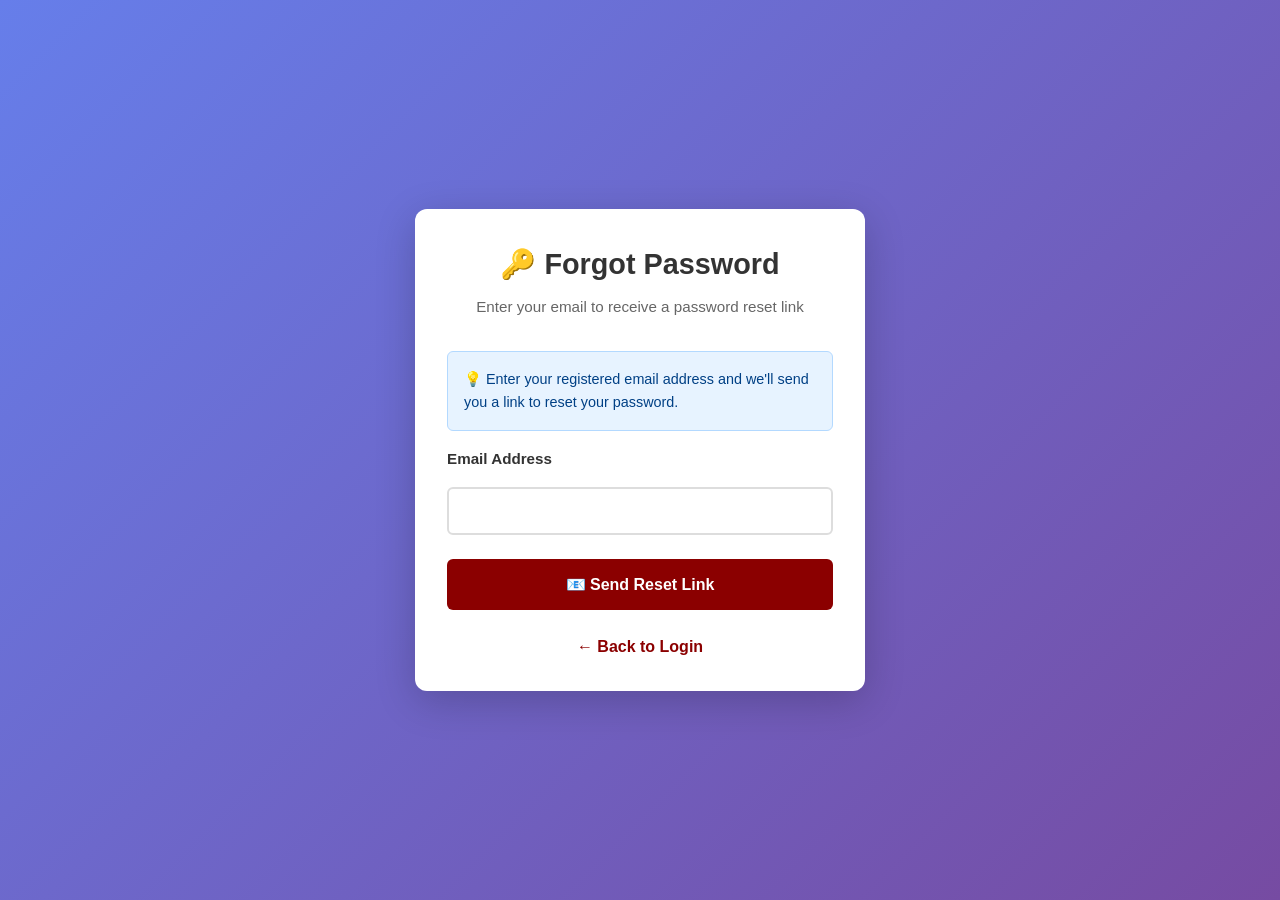
<file: forgot-password.html>
<!DOCTYPE html>
<html lang="en">
<head>
    <meta charset="UTF-8">
    <meta name="viewport" content="width=device-width, initial-scale=1.0">
    <title>Forgot Password - LHANZ Software</title>
    <link rel="stylesheet" href="style.css">
    <style>
        body.forgot-page {
            background: linear-gradient(135deg, #667eea 0%, #764ba2 100%);
            min-height: 100vh;
            display: flex;
            align-items: center;
            justify-content: center;
        }

        .forgot-container {
            background: white;
            padding: 2rem;
            border-radius: 12px;
            box-shadow: 0 10px 40px rgba(0,0,0,0.2);
            max-width: 450px;
            width: 100%;
        }

        .forgot-header {
            text-align: center;
            margin-bottom: 2rem;
        }

        .forgot-header h2 {
            color: #333;
            font-size: 1.8rem;
            margin-bottom: 0.5rem;
        }

        .forgot-header p {
            color: #666;
            font-size: 0.95rem;
        }

        .forgot-form {
            display: grid;
            gap: 1.5rem;
        }

        .form-group {
            display: flex;
            flex-direction: column;
            gap: 0.5rem;
        }

        .form-group label {
            font-weight: bold;
            color: #333;
            font-size: 0.95rem;
        }

        .form-group input {
            padding: 0.8rem;
            border: 2px solid #ddd;
            border-radius: 6px;
            font-size: 1rem;
            transition: border-color 0.3s;
        }

        .form-group input:focus {
            outline: none;
            border-color: #8B0000;
            box-shadow: 0 0 0 3px rgba(139, 0, 0, 0.1);
        }

        .btn-send {
            padding: 1rem;
            background: #8B0000;
            color: white;
            border: none;
            border-radius: 6px;
            font-size: 1rem;
            font-weight: bold;
            cursor: pointer;
            transition: all 0.3s;
        }

        .btn-send:hover {
            background: #5C1A1A;
            transform: translateY(-2px);
            box-shadow: 0 4px 12px rgba(139, 0, 0, 0.3);
        }

        .btn-send:disabled {
            background: #ccc;
            cursor: not-allowed;
            transform: none;
        }

        .message {
            padding: 1rem;
            border-radius: 6px;
            text-align: center;
            margin-bottom: 1rem;
        }

        .message.success {
            background: #d4edda;
            color: #155724;
            border: 1px solid #c3e6cb;
        }

        .message.error {
            background: #f8d7da;
            color: #721c24;
            border: 1px solid #f5c6cb;
        }

        .message.info {
            background: #d1ecf1;
            color: #0c5460;
            border: 1px solid #bee5eb;
        }

        .reset-link {
            background: #f8f9fa;
            padding: 1rem;
            border-radius: 6px;
            border-left: 4px solid #8B0000;
            margin-top: 1rem;
            word-break: break-all;
        }

        .reset-link label {
            font-weight: bold;
            display: block;
            margin-bottom: 0.5rem;
            color: #333;
        }

        .reset-link p {
            font-family: monospace;
            font-size: 0.85rem;
            color: #666;
            margin: 0;
            line-height: 1.4;
        }

        .copy-btn {
            margin-top: 0.5rem;
            padding: 0.5rem 1rem;
            background: #8B0000;
            color: white;
            border: none;
            border-radius: 4px;
            cursor: pointer;
            font-size: 0.9rem;
        }

        .copy-btn:hover {
            background: #5C1A1A;
        }

        .back-link {
            text-align: center;
            margin-top: 1.5rem;
        }

        .back-link a {
            color: #8B0000;
            text-decoration: none;
            font-weight: bold;
        }

        .back-link a:hover {
            text-decoration: underline;
        }

        .info-box {
            background: #e7f3ff;
            border: 1px solid #b3d9ff;
            border-radius: 6px;
            padding: 1rem;
            margin-bottom: 1rem;
            font-size: 0.9rem;
            color: #004085;
        }
    </style>
</head>
<body class="forgot-page">
    <div class="forgot-container">
        <div class="forgot-header">
            <h2>🔑 Forgot Password</h2>
            <p>Enter your email to receive a password reset link</p>
        </div>

        <div class="info-box">
            💡 Enter your registered email address and we'll send you a link to reset your password.
        </div>

        <div id="message" class="message" style="display: none;"></div>

        <form onsubmit="handleForgotPassword(event)" class="forgot-form">
            <div class="form-group">
                <label for="email">Email Address</label>
                <input type="email" id="email" name="email" required>
            </div>

            <button type="submit" class="btn-send" id="submitBtn">📧 Send Reset Link</button>
        </form>

        <div id="resetLinkBox" class="reset-link" style="display: none;">
            <label>✓ Password Reset Link Generated:</label>
            <p id="resetLink"></p>
            <button type="button" class="copy-btn" onclick="copyResetLink()">📋 Copy Link</button>
        </div>

        <div class="back-link">
            <a href="login.html">← Back to Login</a>
        </div>
    </div>

    <script src="script.js"></script>
    <script>
        async function handleForgotPassword(event) {
            event.preventDefault();

            const email = document.getElementById('email').value;
            const messageEl = document.getElementById('message');
            const submitBtn = document.getElementById('submitBtn');
            const resetLinkBox = document.getElementById('resetLinkBox');

            try {
                submitBtn.disabled = true;
                submitBtn.textContent = '⏳ Sending...';

                const response = await fetch('http://localhost:3000/api/auth/forgot-password', {
                    method: 'POST',
                    headers: { 'Content-Type': 'application/json' },
                    body: JSON.stringify({ email })
                });

                const data = await response.json();

                if (response.ok) {
                    messageEl.textContent = '✓ ' + data.message;
                    messageEl.className = 'message success';
                    messageEl.style.display = 'block';

                    // Show reset link if available
                    if (data.resetLink) {
                        document.getElementById('resetLink').textContent = data.resetLink;
                        resetLinkBox.style.display = 'block';
                    }

                    document.getElementById('email').value = '';
                } else {
                    throw new Error(data.error || 'Request failed');
                }
            } catch (error) {
                console.error('Error:', error);
                messageEl.textContent = '✗ ' + error.message;
                messageEl.className = 'message error';
                messageEl.style.display = 'block';
            } finally {
                submitBtn.disabled = false;
                submitBtn.textContent = '📧 Send Reset Link';
            }
        }

        function copyResetLink() {
            const link = document.getElementById('resetLink').textContent;
            navigator.clipboard.writeText(link).then(() => {
                alert('✓ Link copied to clipboard!');
            }).catch(() => {
                alert('Failed to copy link');
            });
        }
    </script>
</body>
</html>
</file>
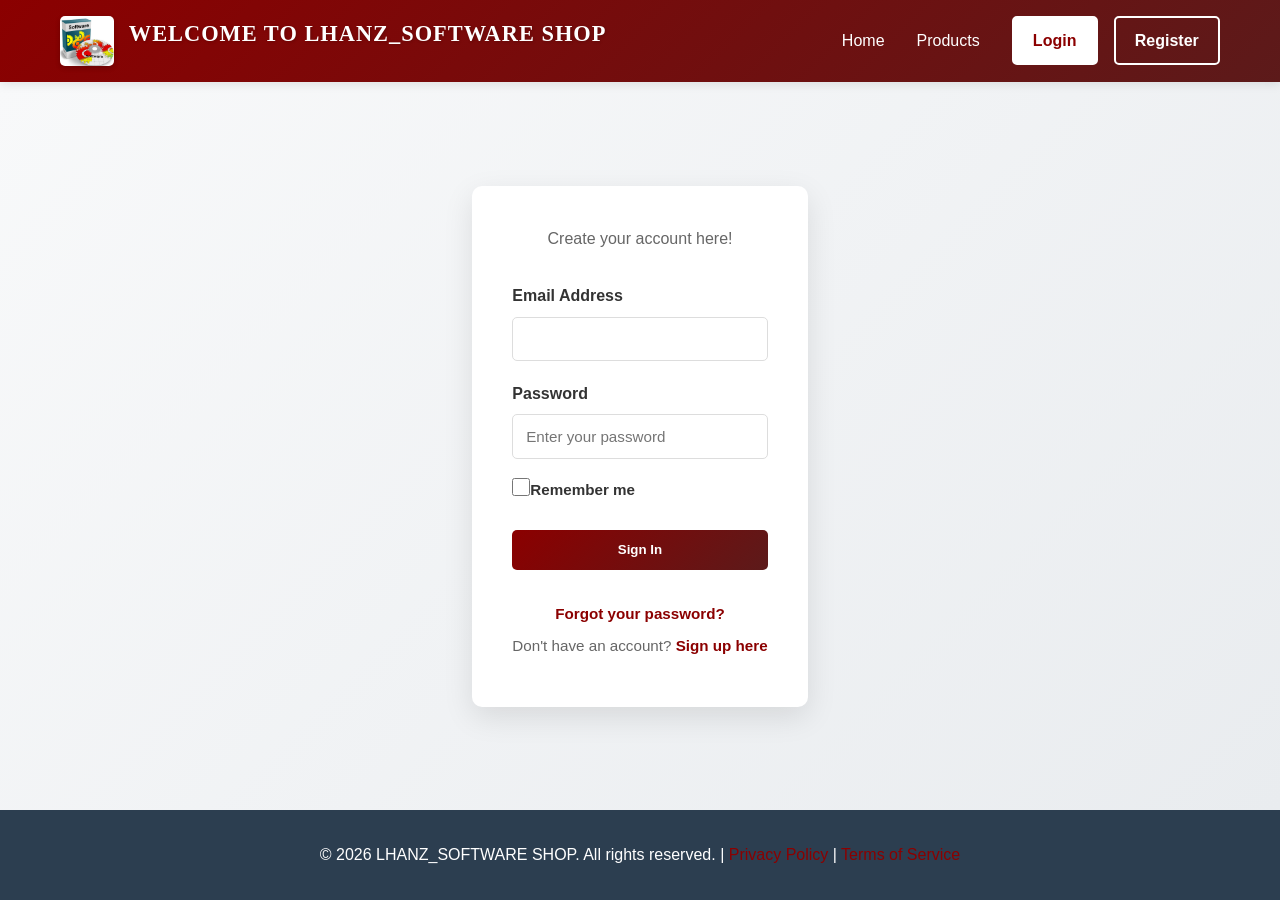
<file: login.html>
<!DOCTYPE html>
<html lang="en">
<head>
    <meta charset="UTF-8">
    <meta name="viewport" content="width=device-width, initial-scale=1.0">
    <title>Login - Welcome to LHANZ_SOFTWARE SHOP</title>
    <link rel="stylesheet" href="style.css">
</head>
<body class="auth-page">
    <!-- Navigation Bar -->
    <nav class="navbar">
        <div class="container">
            <div class="navbar-brand">
                <img src="software.png?v=1" alt="Software" class="navbar-logo">
                <h1>WELCOME TO LHANZ_SOFTWARE SHOP</h1>
            </div>
            <div class="navbar-menu">
                <a href="index.html" class="nav-link">Home</a>
                <a href="index.html#products" class="nav-link">Products</a>
                <div class="auth-buttons">
                    <a href="login.html" class="btn-login active">Login</a>
                    <a href="register.html" class="btn-signup">Register</a>
                </div>
            </div>
        </div>
    </nav>

    <!-- Login Section -->
    <section class="auth-section">
        <div class="auth-container">
            <div class="auth-form-wrapper">
                <div class="auth-header">
                    
                    <p>Create your account here!</p>
                </div>

                <form class="auth-form" id="loginForm" onsubmit="handleLogin(event)">
                    <div class="form-group">
                        <label for="email">Email Address</label>
                        <input 
                            type="email" 
                            id="email" 
                            name="email" 
                            placeholder="" 
                            required
                            class="form-input"
                        >
                    </div>

                    <div class="form-group">
                        <label for="password">Password</label>
                        <input 
                            type="password" 
                            id="password" 
                            name="password" 
                            placeholder="Enter your password" 
                            required
                            class="form-input"
                        >
                    </div>

                    <div class="form-group checkbox">
                        <input 
                            type="checkbox" 
                            id="remember" 
                            name="remember"
                            class="form-checkbox"
                        >
                        <label for="remember" class="checkbox-label">Remember me</label>
                    </div>

                    <button type="submit" class="btn-primary btn-block">Sign In</button>

                   
                </form>

                <div class="auth-footer">
                    <p><a href="forgot-password.html" class="link">Forgot your password?</a></p>
                    <p>Don't have an account? <a href="register.html" class="link">Sign up here</a></p>
                </div>
            </div>

           
    </section>

    <!-- Success Message Modal -->
    <div id="successModal" class="modal">
        <div class="modal-content small">
            <span class="close" onclick="closeSuccessModal()">&times;</span>
            <div class="success-message">
                <span class="success-icon">✅</span>
                <h3 id="successText">Login Successful!</h3>
                <p id="successDesc">Redirecting to dashboard...</p>
                <button onclick="window.location.href='index.html'" class="btn-primary">Continue Shopping</button>
            </div>
        </div>
    </div>

    <!-- Footer -->
    <footer class="footer">
        <div class="container">
            <p>&copy; 2026 LHANZ_SOFTWARE SHOP. All rights reserved. | <a href="#">Privacy Policy</a> | <a href="#">Terms of Service</a></p>
        </div>
    </footer>

    <script src="script.js"></script>

    <script>
        function closeSuccessModal() {
            document.getElementById('successModal').style.display = 'none';
        }

        // Load remembered email if available
        window.addEventListener('load', () => {
            const rememberedEmail = localStorage.getItem('rememberedEmail');
            if (rememberedEmail) {
                document.getElementById('email').value = rememberedEmail;
                document.getElementById('remember').checked = true;
            }
        });
    </script>
</body>
</html>
</file>
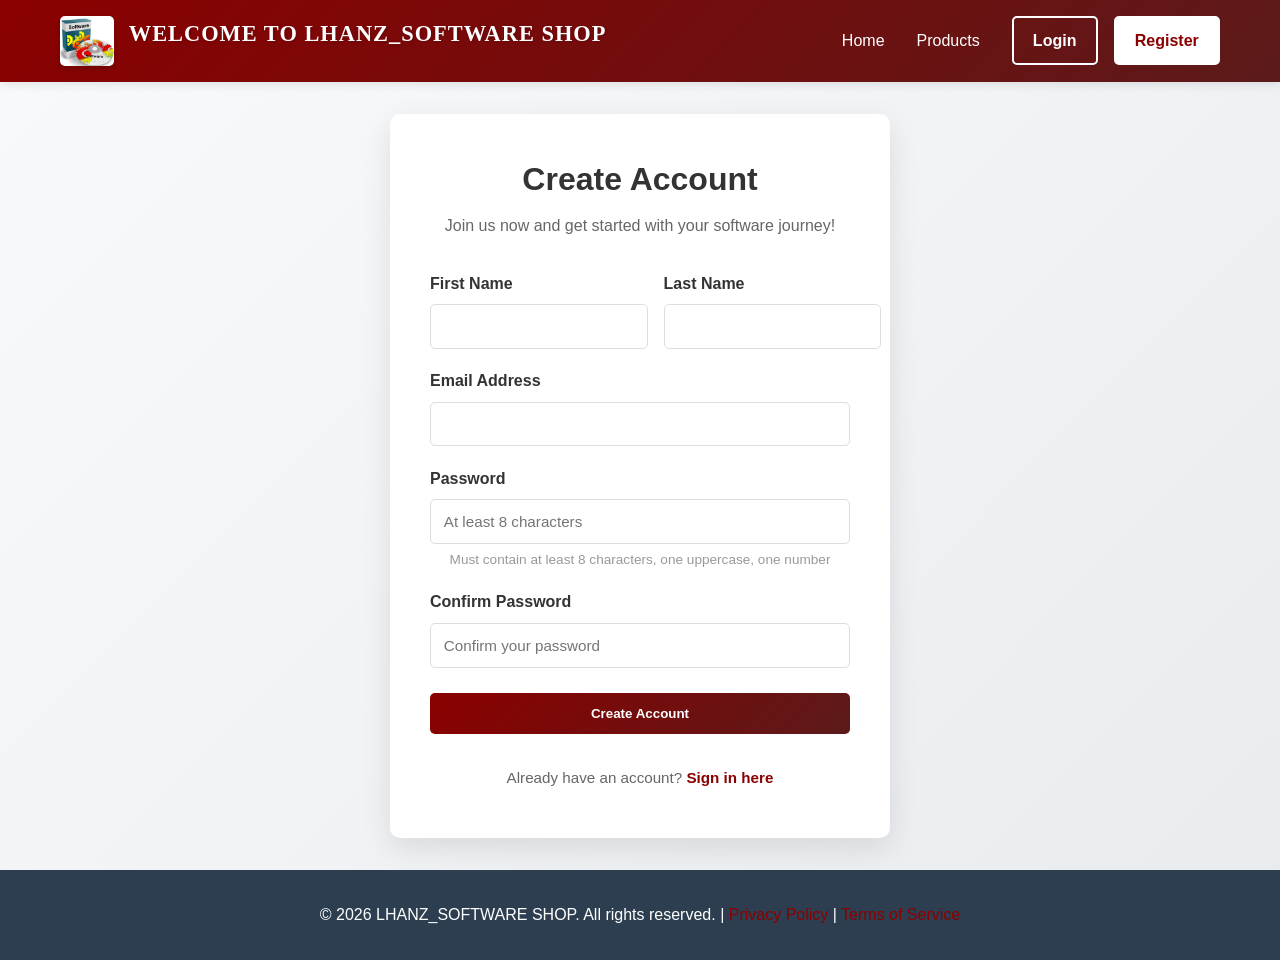
<file: register.html>
<!DOCTYPE html>
<html lang="en">
<head>
    <meta charset="UTF-8">
    <meta name="viewport" content="width=device-width, initial-scale=1.0">
    <title>Register - SoftVerse</title>
    <link rel="stylesheet" href="style.css">
</head>
<body class="auth-page">
    <!-- Navigation Bar -->
    <nav class="navbar">
        <div class="container">
            <div class="navbar-brand">
                <img src="software.png?v=1" alt="Software" class="navbar-logo">
                <h1>WELCOME TO LHANZ_SOFTWARE SHOP</h1>
            </div>
            <div class="navbar-menu">
                <a href="index.html" class="nav-link">Home</a>
                <a href="index.html#products" class="nav-link">Products</a>
                <div class="auth-buttons">
                    <a href="login.html" class="btn-login">Login</a>
                    <a href="register.html" class="btn-signup active">Register</a>
                </div>
            </div>
        </div>
    </nav>

    <!-- Registration Section -->
    <section class="auth-section">
        <div class="auth-container">
            <div class="auth-form-wrapper">
                <div class="auth-header">
                    <h2>Create Account</h2>
                    <p>Join us now and get started with your software journey!</p>
                </div>

                <form class="auth-form" id="registerForm" onsubmit="handleRegister(event)">
                    <div class="form-row">
                        <div class="form-group">
                            <label for="firstName">First Name</label>
                            <input 
                                type="text" 
                                id="firstName" 
                                name="firstName" 
                                placeholder="" 
                                required
                                class="form-input"
                            >
                        </div>
                        <div class="form-group">
                            <label for="lastName">Last Name</label>
                            <input 
                                type="text" 
                                id="lastName" 
                                name="lastName" 
                                placeholder="" 
                                required
                                class="form-input"
                            >
                        </div>
                    </div>

                    <div class="form-group">
                        <label for="registerEmail">Email Address</label>
                        <input 
                            type="email" 
                            id="registerEmail" 
                            name="email" 
                            placeholder="" 
                            required
                            class="form-input"
                        >
                    </div>

                    <div class="form-group">
                        <label for="registerPassword">Password</label>
                        <input 
                            type="password" 
                            id="registerPassword" 
                            name="password" 
                            placeholder="At least 8 characters" 
                            required
                            class="form-input"
                            onchange="validatePassword()"
                        >
                        <small class="password-hint">Must contain at least 8 characters, one uppercase, one number</small>
                    </div>

                    <div class="form-group">
                        <label for="confirmPassword">Confirm Password</label>
                        <input 
                            type="password" 
                            id="confirmPassword" 
                            name="confirmPassword" 
                            placeholder="Confirm your password" 
                            required
                            class="form-input"
                            onchange="validatePassword()"
                        >
                    </div>

                    <div id="passwordError" class="error-message"></div>

                    <button type="submit" class="btn-primary btn-block">Create Account</button>
                </form>

                <div class="auth-footer">
                    <p>Already have an account? <a href="login.html" class="link">Sign in here</a></p>
                </div>
            </div>

            
        
    </section>

    <!-- Success Modal -->
    <div id="successModal" class="modal">
        <div class="modal-content small">
            <span class="close" onclick="closeSuccessModal()">&times;</span>
            <div class="success-message">
                <span class="success-icon">🎉</span>
                <h3>Welcome to LHANZ_SOFTWARE SHOP</h3>
                <p>Your account has been created successfully.</p>
                <button onclick="window.location.href='login.html'" class="btn-primary">Sign In Now</button>
            </div>
        </div>
    </div>

    <!-- Footer -->
    <footer class="footer">
        <div class="container">
            <p>&copy; 2026 LHANZ_SOFTWARE SHOP. All rights reserved. | <a href="#">Privacy Policy</a> | <a href="#">Terms of Service</a></p>
        </div>
    </footer>

    <script src="script.js"></script>

    <script>
        function validatePassword() {
            const password = document.getElementById('registerPassword').value;
            const confirmPassword = document.getElementById('confirmPassword').value;
            const errorDiv = document.getElementById('passwordError');

            if (password !== confirmPassword) {
                errorDiv.textContent = '❌ Passwords do not match';
                return false;
            }

            if (password.length < 8) {
                errorDiv.textContent = '❌ Password must be at least 8 characters long';
                return false;
            }

            if (!/[A-Z]/.test(password)) {
                errorDiv.textContent = '❌ Password must contain at least one uppercase letter';
                return false;
            }

            if (!/[0-9]/.test(password)) {
                errorDiv.textContent = '❌ Password must contain at least one number';
                return false;
            }

            errorDiv.textContent = '';
            return true;
        }

        function closeSuccessModal() {
            document.getElementById('successModal').style.display = 'none';
        }
    </script>
</body>
</html>
</file>
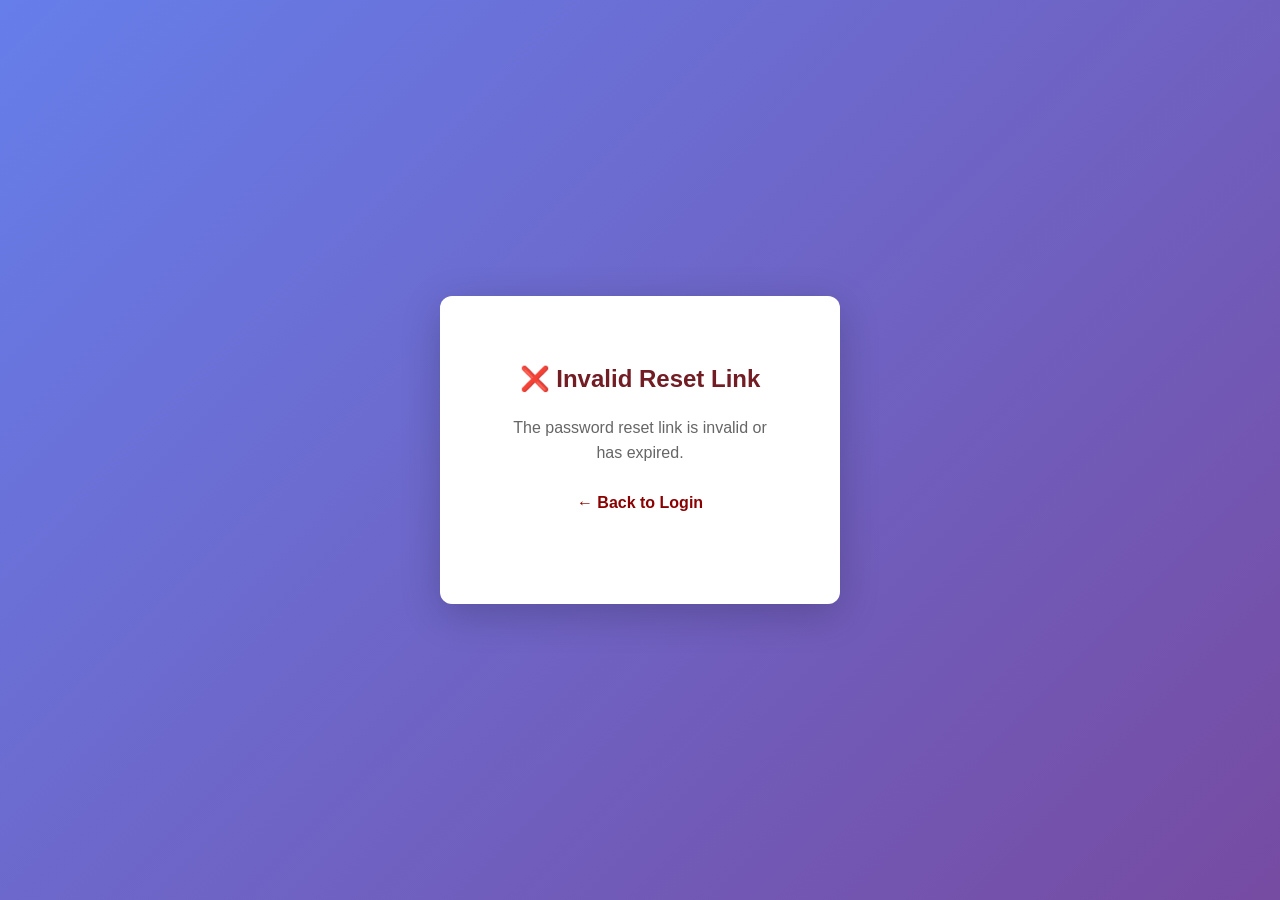
<file: reset-password.html>
<!DOCTYPE html>
<html lang="en">
<head>
    <meta charset="UTF-8">
    <meta name="viewport" content="width=device-width, initial-scale=1.0">
    <title>Reset Password - LHANZ Software</title>
    <link rel="stylesheet" href="style.css">
    <style>
        body.reset-page {
            background: linear-gradient(135deg, #667eea 0%, #764ba2 100%);
            min-height: 100vh;
            display: flex;
            align-items: center;
            justify-content: center;
        }

        .reset-container {
            background: white;
            padding: 2rem;
            border-radius: 12px;
            box-shadow: 0 10px 40px rgba(0,0,0,0.2);
            max-width: 400px;
            width: 100%;
        }

        .reset-header {
            text-align: center;
            margin-bottom: 2rem;
        }

        .reset-header h2 {
            color: #333;
            font-size: 1.8rem;
            margin-bottom: 0.5rem;
        }

        .reset-header p {
            color: #666;
            font-size: 0.95rem;
        }

        .reset-form {
            display: grid;
            gap: 1.5rem;
        }

        .form-group {
            display: flex;
            flex-direction: column;
            gap: 0.5rem;
        }

        .form-group label {
            font-weight: bold;
            color: #333;
            font-size: 0.95rem;
        }

        .form-group input {
            padding: 0.8rem;
            border: 2px solid #ddd;
            border-radius: 6px;
            font-size: 1rem;
            transition: border-color 0.3s;
        }

        .form-group input:focus {
            outline: none;
            border-color: #8B0000;
            box-shadow: 0 0 0 3px rgba(139, 0, 0, 0.1);
        }

        .password-requirements {
            background: #f0f0f0;
            padding: 1rem;
            border-radius: 6px;
            font-size: 0.85rem;
            color: #666;
        }

        .password-requirements ul {
            margin: 0;
            padding-left: 1rem;
        }

        .password-requirements li {
            margin: 0.3rem 0;
        }

        .btn-reset {
            padding: 1rem;
            background: #8B0000;
            color: white;
            border: none;
            border-radius: 6px;
            font-size: 1rem;
            font-weight: bold;
            cursor: pointer;
            transition: all 0.3s;
        }

        .btn-reset:hover {
            background: #5C1A1A;
            transform: translateY(-2px);
            box-shadow: 0 4px 12px rgba(139, 0, 0, 0.3);
        }

        .btn-reset:disabled {
            background: #ccc;
            cursor: not-allowed;
            transform: none;
        }

        .message {
            padding: 1rem;
            border-radius: 6px;
            text-align: center;
            margin-bottom: 1rem;
        }

        .message.success {
            background: #d4edda;
            color: #155724;
            border: 1px solid #c3e6cb;
        }

        .message.error {
            background: #f8d7da;
            color: #721c24;
            border: 1px solid #f5c6cb;
        }

        .invalid-link {
            text-align: center;
            padding: 2rem;
        }

        .invalid-link h2 {
            color: #721c24;
            margin-bottom: 1rem;
        }

        .invalid-link p {
            color: #666;
            margin-bottom: 1.5rem;
        }

        .back-link {
            color: #8B0000;
            text-decoration: none;
            font-weight: bold;
        }

        .back-link:hover {
            text-decoration: underline;
        }
    </style>
</head>
<body class="reset-page">
    <div class="reset-container">
        <!-- Invalid Link Message -->
        <div id="invalidLink" class="invalid-link" style="display: none;">
            <h2>❌ Invalid Reset Link</h2>
            <p>The password reset link is invalid or has expired.</p>
            <p><a href="login.html" class="back-link">← Back to Login</a></p>
        </div>

        <!-- Reset Form -->
        <div id="resetForm" style="display: none;">
            <div class="reset-header">
                <h2>🔐 Reset Password</h2>
                <p>Enter your new password below</p>
            </div>

            <div id="message" class="message" style="display: none;"></div>

            <form onsubmit="handlePasswordReset(event)" class="reset-form">
                <div class="form-group">
                    <label for="newPassword">New Password</label>
                    <input type="password" id="newPassword" required minlength="8">
                    <small style="color: #999;">Must be at least 8 characters</small>
                </div>

                <div class="form-group">
                    <label for="confirmPassword">Confirm Password</label>
                    <input type="password" id="confirmPassword" required minlength="8">
                </div>

                <div class="password-requirements">
                    <strong>Password Requirements:</strong>
                    <ul>
                        <li>✓ At least 8 characters</li>
                        <li>✓ One uppercase letter (A-Z)</li>
                        <li>✓ One number (0-9)</li>
                    </ul>
                </div>

                <button type="submit" class="btn-reset" id="submitBtn">Reset Password</button>
            </form>
        </div>
    </div>

    <script src="script.js"></script>
    <script>
        // Get token from URL
        const urlParams = new URLSearchParams(window.location.search);
        const token = urlParams.get('token');
        const userId = urlParams.get('userId');

        if (!token || !userId) {
            document.getElementById('invalidLink').style.display = 'block';
        } else {
            document.getElementById('resetForm').style.display = 'block';
        }

        async function handlePasswordReset(event) {
            event.preventDefault();

            const newPassword = document.getElementById('newPassword').value;
            const confirmPassword = document.getElementById('confirmPassword').value;
            const messageEl = document.getElementById('message');
            const submitBtn = document.getElementById('submitBtn');

            // Validate passwords match
            if (newPassword !== confirmPassword) {
                messageEl.textContent = '✗ Passwords do not match';
                messageEl.className = 'message error';
                messageEl.style.display = 'block';
                return;
            }

            // Validate password requirements
            if (!/[A-Z]/.test(newPassword)) {
                messageEl.textContent = '✗ Password must contain at least one uppercase letter';
                messageEl.className = 'message error';
                messageEl.style.display = 'block';
                return;
            }

            if (!/[0-9]/.test(newPassword)) {
                messageEl.textContent = '✗ Password must contain at least one number';
                messageEl.className = 'message error';
                messageEl.style.display = 'block';
                return;
            }

            try {
                submitBtn.disabled = true;
                submitBtn.textContent = '⏳ Resetting...';

                const response = await fetch('http://localhost:3000/api/auth/reset-password', {
                    method: 'POST',
                    headers: { 'Content-Type': 'application/json' },
                    body: JSON.stringify({
                        token,
                        userId,
                        newPassword
                    })
                });

                const data = await response.json();

                if (response.ok) {
                    messageEl.textContent = '✓ ' + data.message;
                    messageEl.className = 'message success';
                    messageEl.style.display = 'block';

                    // Redirect after 2 seconds
                    setTimeout(() => {
                        window.location.href = 'login.html';
                    }, 2000);
                } else {
                    throw new Error(data.error || 'Reset failed');
                }
            } catch (error) {
                console.error('Error:', error);
                messageEl.textContent = '✗ ' + error.message;
                messageEl.className = 'message error';
                messageEl.style.display = 'block';
                submitBtn.disabled = false;
                submitBtn.textContent = 'Reset Password';
            }
        }
    </script>
</body>
</html>
</file>
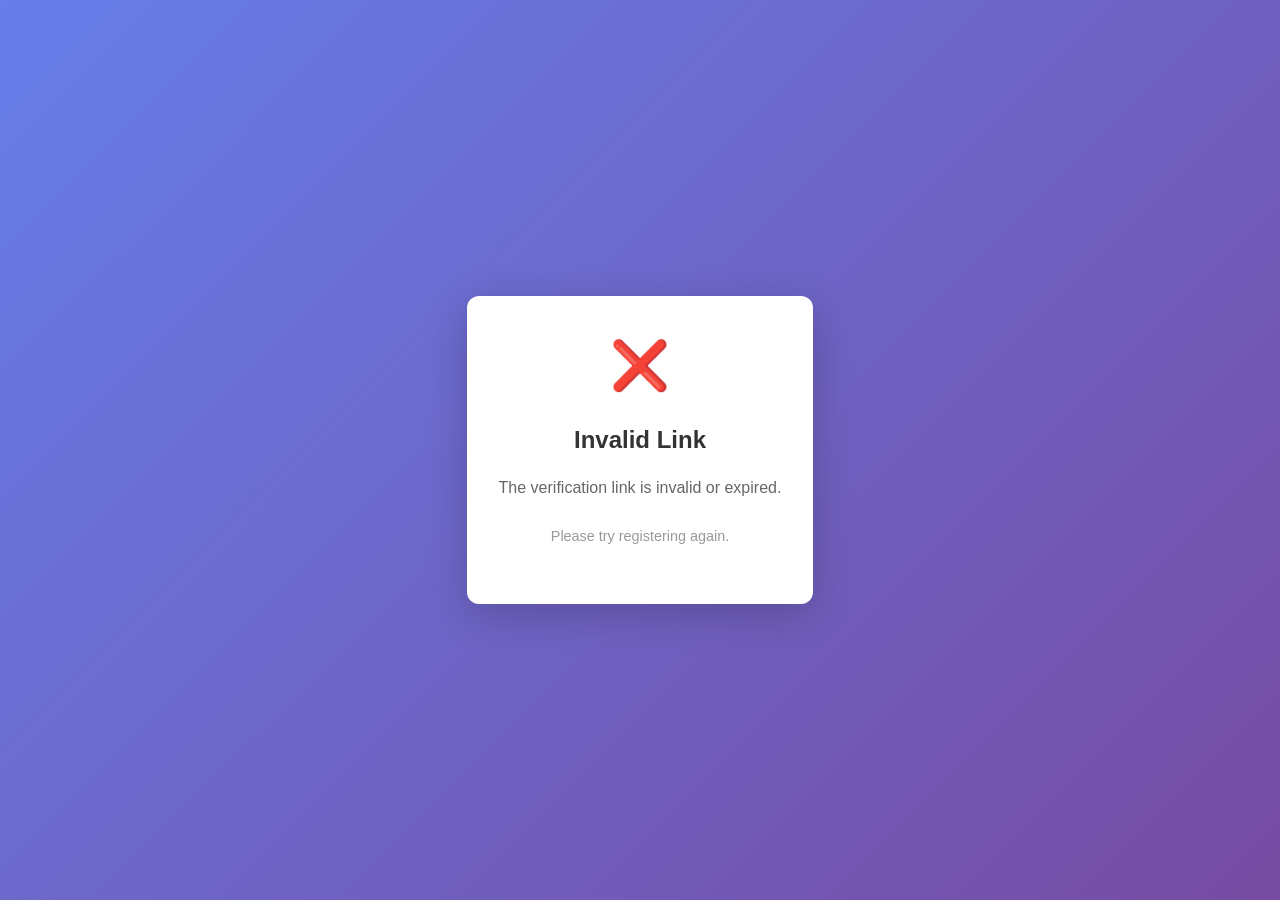
<file: verify-email.html>
<!DOCTYPE html>
<html lang="en">
<head>
    <meta charset="UTF-8">
    <meta name="viewport" content="width=device-width, initial-scale=1.0">
    <title>Verify Email - LHANZ Software</title>
    <link rel="stylesheet" href="style.css">
    <style>
        .verify-container {
            display: flex;
            justify-content: center;
            align-items: center;
            min-height: 100vh;
            background: linear-gradient(135deg, #667eea 0%, #764ba2 100%);
        }
        
        .verify-card {
            background: white;
            padding: 2rem;
            border-radius: 12px;
            box-shadow: 0 10px 40px rgba(0,0,0,0.2);
            text-align: center;
            max-width: 400px;
        }
        
        .verify-icon {
            font-size: 3rem;
            margin-bottom: 1rem;
        }
        
        .verify-card h2 {
            color: #333;
            margin-bottom: 1rem;
        }
        
        .verify-card p {
            color: #666;
            margin-bottom: 1.5rem;
        }
        
        .spinner {
            border: 4px solid #f3f3f3;
            border-top: 4px solid #8B0000;
            border-radius: 50%;
            width: 40px;
            height: 40px;
            animation: spin 1s linear infinite;
            margin: 1rem auto;
        }
        
        @keyframes spin {
            0% { transform: rotate(0deg); }
            100% { transform: rotate(360deg); }
        }
    </style>
</head>
<body>
    <div class="verify-container">
        <div class="verify-card">
            <div class="verify-icon" id="icon">⏳</div>
            <h2 id="title">Verifying Email...</h2>
            <p id="message">Please wait while we verify your email address.</p>
            <div class="spinner" id="spinner"></div>
            <p id="detail" style="font-size: 0.9rem; color: #999;"></p>
        </div>
    </div>

    <script src="script.js"></script>
    <script>
        // Get token from URL
        const urlParams = new URLSearchParams(window.location.search);
        const token = urlParams.get('token');
        const userId = urlParams.get('userId');

        if (!token || !userId) {
            document.getElementById('icon').textContent = '❌';
            document.getElementById('title').textContent = 'Invalid Link';
            document.getElementById('message').textContent = 'The verification link is invalid or expired.';
            document.getElementById('spinner').style.display = 'none';
            document.getElementById('detail').textContent = 'Please try registering again.';
        } else {
            // Verify email
            verifyEmail();
        }

        async function verifyEmail() {
            try {
                document.getElementById('detail').textContent = `Token: ${token.substring(0, 20)}...`;

                const response = await fetch('http://localhost:3000/api/auth/verify-email?token=' + token + '&userId=' + userId, {
                    method: 'GET',
                    headers: { 'Content-Type': 'application/json' }
                });

                const data = await response.json();

                if (response.ok) {
                    document.getElementById('icon').textContent = '✓';
                    document.getElementById('title').textContent = 'Email Verified!';
                    document.getElementById('message').textContent = data.message || 'Your email has been successfully verified.';
                    document.getElementById('spinner').style.display = 'none';
                    
                    // Redirect after 2 seconds
                    setTimeout(() => {
                        window.location.href = 'login.html';
                    }, 2000);
                } else {
                    throw new Error(data.error || 'Verification failed');
                }
            } catch (error) {
                console.error('Error:', error);
                document.getElementById('icon').textContent = '❌';
                document.getElementById('title').textContent = 'Verification Failed';
                document.getElementById('message').textContent = error.message;
                document.getElementById('spinner').style.display = 'none';
            }
        }
    </script>
</body>
</html>
</file>
<file: style.css>
/* ==================== GLOBAL STYLES ==================== */
* {
    margin: 0;
    padding: 0;
    box-sizing: border-box;
}

html {
    scroll-behavior: smooth;
}

body {
    font-family: 'Segoe UI', Tahoma, Geneva, Verdana, sans-serif;
    line-height: 1.6;
    color: #333;
    background-color: #f8f9fa;
}

.container {
    max-width: 1200px;
    margin: 0 auto;
    padding: 0 20px;
}

/* ==================== NAVIGATION BAR ==================== */
.navbar {
    background: linear-gradient(135deg, #8B0000 0%, #5C1A1A 100%);
    color: white;
    padding: 1rem 0;
    position: sticky;
    top: 0;
    z-index: 1000;
    box-shadow: 0 2px 10px rgba(0, 0, 0, 0.1);
}

.navbar .container {
    display: flex;
    justify-content: space-between;
    align-items: flex-start;
}

.navbar-brand {
    display: flex;
    align-items: flex-start;
    gap: 15px;
    flex-wrap: nowrap;
}

.navbar-logo {
    height: 50px;
    width: auto;
    flex-shrink: 0;
    border-radius: 5px;
    box-shadow: 0 2px 5px rgba(0, 0, 0, 0.2);
}

.navbar-brand h1 {
    font-size: 1.4rem;
    margin: 0;
    font-family: 'Georgia', 'Playfair Display', serif;
    font-weight: 700;
    letter-spacing: 1px;
    text-shadow: 1px 1px 3px rgba(0, 0, 0, 0.2);
    font-style: normal;
    color: white;
    white-space: nowrap;
    text-align: center;
}

.navbar-menu {
    display: flex;
    align-items: center;
    gap: 2rem;
}

.nav-link {
    color: white;
    text-decoration: none;
    transition: opacity 0.3s ease;
    font-weight: 500;
}

.nav-link:hover,
.nav-link.active {
    opacity: 0.8;
}

.nav-link:hover {
    text-decoration: underline;
}

.auth-buttons {
    display: flex;
    gap: 1rem;
}

.btn-login,
.btn-signup {
    padding: 0.6rem 1.2rem;
    border-radius: 5px;
    text-decoration: none;
    font-weight: 600;
    transition: all 0.3s ease;
    border: 2px solid white;
}

.btn-login {
    background: transparent;
    color: white;
}

.btn-login:hover,
.btn-login.active {
    background: white;
    color: #8B0000;
}

.btn-signup {
    background: transparent;
    color: white;
}

.btn-signup:hover,
.btn-signup.active {
    background: white;
    color: #8B0000;
}

/* ==================== BUTTONS ==================== */
.btn-primary,
.btn-primary:visited {
    display: inline-block;
    background: linear-gradient(135deg, #8B0000 0%, #5C1A1A 100%);
    color: white;
    padding: 0.8rem 1.8rem;
    border: none;
    border-radius: 5px;
    cursor: pointer;
    font-weight: 600;
    transition: transform 0.3s ease, box-shadow 0.3s ease;
    text-decoration: none;
}

.btn-primary:hover {
    transform: translateY(-2px);
    box-shadow: 0 5px 20px rgba(139, 0, 0, 0.4);
}

.btn-block {
    width: 100%;
}

.btn-add-cart {
    background: #8B0000;
    color: white;
    border: none;
    padding: 0.6rem 1.2rem;
    border-radius: 5px;
    cursor: pointer;
    font-weight: 600;
    transition: all 0.3s ease;
    width: 100%;
}

.btn-add-cart:hover {
    background: #5C1A1A;
    transform: translateY(-2px);
}

.btn-checkout {
    background: #28a745;
    color: white;
    border: none;
    padding: 0.8rem 2rem;
    border-radius: 5px;
    cursor: pointer;
    font-weight: 600;
    font-size: 1rem;
    transition: all 0.3s ease;
}

.btn-checkout:hover {
    background: #218838;
    transform: translateY(-2px);
}

.btn-social {
    width: 100%;
    padding: 0.8rem;
    border: 1px solid #ddd;
    border-radius: 5px;
    cursor: pointer;
    background: white;
    font-weight: 600;
    transition: all 0.3s ease;
    margin-top: 0.5rem;
    display: flex;
    align-items: center;
    justify-content: center;
    gap: 0.5rem;
}

.btn-social:hover {
    background: #f0f0f0;
}

.btn-social.google {
    color: #1f2937;
}

.btn-social.facebook {
    color: #1877f2;
}

/* ==================== HERO SECTION ==================== */
.hero {
    background: linear-gradient(135deg, #8B0000 0%, #5C1A1A 100%);
    color: white;
    padding: 4rem 2rem;
    text-align: center;
    display: flex;
    align-items: center;
    justify-content: center;
    gap: 0.5rem;
    margin-top: 0;
    flex-wrap: wrap;
}

.hero-content {
    flex: 0 1 auto;
    max-width: 400px;
    text-align: center;
}

@import url('https://fonts.googleapis.com/css2?family=Great+Vibes&display=swap');

.hero-content h2 {
    font-size: 2.5rem;
    margin-bottom: 0.3rem;
    font-family: 'Great Vibes', cursive;
    font-weight: 400;
    letter-spacing: 0px;
}

.hero-content p {
    font-size: 1.1rem;
    margin-bottom: 2rem;
    opacity: 0.9;
}

.hero-image {
    flex: 0 1 auto;
    text-align: center;
}

.hero-image img {
    max-width: 100%;
    height: auto;
    border-radius: 10px;
    box-shadow: 0 10px 30px rgba(0, 0, 0, 0.3);
    transition: transform 0.3s ease;
}

.hero-image img:hover {
    transform: scale(1.05);
}

/* ==================== PRODUCTS SECTION ==================== */
.products {
    padding: 4rem 2rem;
}

.products h2 {
    text-align: center;
    font-size: 2.5rem;
    margin-bottom: 3rem;
    color: #333;
}

.products-grid {
    display: grid;
    grid-template-columns: repeat(auto-fit, minmax(300px, 1fr));
    gap: 2rem;
}

.product-card {
    background: white;
    border-radius: 10px;
    padding: 2rem;
    text-align: center;
    box-shadow: 0 5px 15px rgba(0, 0, 0, 0.1);
    transition: transform 0.3s ease, box-shadow 0.3s ease;
}

.product-card:hover {
    transform: translateY(-5px);
    box-shadow: 0 10px 25px rgba(0, 0, 0, 0.15);
}

.product-image {
    font-size: 4rem;
    margin-bottom: 1rem;
}

.product-image-img {
    width: 100%;
    height: 200px;
    object-fit: cover;
    border-radius: 8px;
    margin-bottom: 1rem;
}

.product-card h3 {
    font-size: 1.5rem;
    margin-bottom: 0.5rem;
    color: #333;
}

.product-desc {
    color: #666;
    margin-bottom: 1rem;
    min-height: 2.5rem;
}

.product-price {
    font-size: 1.8rem;
    color: #8B0000;
    font-weight: 700;
    margin: 1rem 0;
}

/* ==================== FEATURES SECTION ==================== */
.features {
    background: #f8f9fa;
    padding: 4rem 2rem;
}

.features h2 {
    text-align: center;
    font-size: 2.5rem;
    margin-bottom: 3rem;
    color: #333;
}

.features-grid {
    display: grid;
    grid-template-columns: repeat(auto-fit, minmax(250px, 1fr));
    gap: 2rem;
}

.feature-item {
    background: white;
    padding: 2rem;
    border-radius: 10px;
    text-align: center;
    box-shadow: 0 3px 10px rgba(0, 0, 0, 0.08);
}

.feature-icon {
    font-size: 2.5rem;
    display: block;
    margin-bottom: 1rem;
}

.feature-item h3 {
    font-size: 1.3rem;
    margin-bottom: 0.5rem;
    color: #333;
}

.feature-item p {
    color: #666;
    font-size: 0.95rem;
}

/* ==================== AUTHENTICATION PAGES ==================== */
.auth-page {
    min-height: 100vh;
    display: flex;
    flex-direction: column;
}

.auth-section {
    flex: 1;
    padding: 2rem;
    background: linear-gradient(135deg, #f8f9fa 0%, #e9ecef 100%);
    display: flex;
    justify-content: center;
    align-items: center;
}

.auth-container {
    display: flex;
    justify-content: center;
    align-items: center;
    gap: 3rem;
    max-width: 1000px;
    width: 100%;
}

.auth-form-wrapper {
    background: white;
    padding: 2.5rem;
    border-radius: 10px;
    box-shadow: 0 10px 30px rgba(0, 0, 0, 0.1);
    text-align: center;
    max-width: 500px;
}

.auth-header h2 {
    font-size: 2rem;
    color: #333;
    margin-bottom: 0.5rem;
    text-align: center;
}

.auth-header p {
    color: #666;
    margin-bottom: 2rem;
    text-align: center;
}

.auth-form {
    display: flex;
    flex-direction: column;
    gap: 1.2rem;
}

.form-group {
    display: flex;
    flex-direction: column;
}

.form-row {
    display: grid;
    grid-template-columns: 1fr 1fr;
    gap: 1rem;
}

.form-group label {
    font-weight: 600;
    color: #333;
    margin-bottom: 0.5rem;
    text-align: left;
}

.form-input,
select {
    padding: 0.8rem;
    border: 1px solid #ddd;
    border-radius: 5px;
    font-size: 0.95rem;
    transition: border-color 0.3s ease;
    font-family: inherit;
}

.form-input:focus,
select:focus {
    outline: none;
    border-color: #8B0000;
    box-shadow: 0 0 0 3px rgba(139, 0, 0, 0.1);
}

.form-checkbox {
    width: 18px;
    height: 18px;
    cursor: pointer;
    accent-color: #8B0000;
}

.checkbox-label {
    display: flex;
    align-items: center;
    gap: 0.5rem;
    margin: 0;
    cursor: pointer;
    font-weight: normal;
    color: #666;
    font-size: 0.95rem;
}

.checkbox {
    flex-direction: row !important;
}

.password-hint {
    font-size: 0.85rem;
    color: #999;
    margin-top: 0.3rem;
}

.error-message {
    color: #dc3545;
    font-size: 0.9rem;
    margin-top: -0.8rem;
}

.form-divider {
    text-align: center;
    color: #999;
    position: relative;
    margin: 1rem 0;
}

.form-divider::before {
    content: '';
    position: absolute;
    top: 50%;
    left: 0;
    right: 0;
    height: 1px;
    background: #ddd;
    z-index: 0;
}

.form-divider {
    position: relative;
    z-index: 1;
    background: white;
    display: inline-block;
    width: 100%;
    padding: 0;
}

.auth-footer {
    margin-top: 2rem;
    text-align: center;
    color: #666;
    font-size: 0.95rem;
}

.auth-footer p {
    margin: 0.5rem 0;
}

.link {
    color: #8B0000;
    text-decoration: none;
    font-weight: 600;
}

.link:hover {
    text-decoration: underline;
}

.auth-info {
    background: white;
    padding: 2.5rem;
    border-radius: 10px;
    box-shadow: 0 10px 30px rgba(0, 0, 0, 0.1);
}

.auth-info h3 {
    font-size: 1.5rem;
    color: #333;
    margin-bottom: 1.5rem;
}

.auth-info ul {
    list-style: none;
}

.auth-info li {
    padding: 0.8rem 0;
    color: #666;
    border-bottom: 1px solid #f0f0f0;
}

.auth-info li:last-child {
    border-bottom: none;
}

/* ==================== MODAL ==================== */
.modal {
    display: none;
    position: fixed;
    z-index: 2000;
    left: 0;
    top: 0;
    width: 100%;
    height: 100%;
    background-color: rgba(0, 0, 0, 0.5);
    animation: fadeIn 0.3s ease;
}

@keyframes fadeIn {
    from {
        opacity: 0;
    }
    to {
        opacity: 1;
    }
}

.modal-content {
    background-color: white;
    position: absolute;
    top: 50%;
    left: 50%;
    transform: translate(-50%, -50%);
    padding: 2rem;
    border-radius: 10px;
    box-shadow: 0 20px 60px rgba(0, 0, 0, 0.3);
    max-width: 500px;
    width: 90%;
    animation: slideUp 0.3s ease;
}

.modal-content.small {
    max-width: 400px;
}

@keyframes slideUp {
    from {
        transform: translate(-50%, -40%);
        opacity: 0;
    }
    to {
        transform: translate(-50%, -50%);
        opacity: 1;
    }
}

.modal-content h2 {
    margin-bottom: 1.5rem;
    color: #333;
    border-bottom: 1px solid #f0f0f0;
    padding-bottom: 1rem;
}

.close {
    position: absolute;
    right: 1.5rem;
    top: 1rem;
    font-size: 1.5rem;
    cursor: pointer;
    color: #999;
}

.close:hover {
    color: #333;
}

#cartItems {
    min-height: 100px;
    max-height: 300px;
    overflow-y: auto;
    margin-bottom: 1.5rem;
}

.cart-item {
    display: flex;
    justify-content: space-between;
    align-items: center;
    padding: 1rem 0;
    border-bottom: 1px solid #f0f0f0;
}

.cart-item-info {
    flex: 1;
}

.cart-item-name {
    font-weight: 600;
    color: #333;
}

.cart-item-price {
    color: #667eea;
    font-weight: 600;
}

.cart-item-remove {
    background: #dc3545;
    color: white;
    border: none;
    padding: 0.4rem 0.8rem;
    border-radius: 3px;
    cursor: pointer;
    font-size: 0.85rem;
}

.cart-total {
    text-align: right;
    border-top: 2px solid #f0f0f0;
    padding-top: 1rem;
}

.cart-total h3 {
    color: #333;
    margin-bottom: 1rem;
}

.success-message {
    text-align: center;
}

.success-icon {
    font-size: 3rem;
    display: block;
    margin-bottom: 1rem;
}

.success-message h3 {
    color: #28a745;
    margin-bottom: 0.5rem;
}

.success-message p {
    color: #666;
    margin-bottom: 1.5rem;
}

/* ==================== FOOTER ==================== */
.footer {
    background: #2c3e50;
    color: white;
    text-align: center;
    padding: 2rem;
    margin-top: auto;
}

.footer a {
    color: #8B0000;
    text-decoration: none;
}

.footer a:hover {
    text-decoration: underline;
}

/* ==================== RESPONSIVE ==================== */
@media (max-width: 768px) {
    .navbar-menu {
        flex-direction: column;
        gap: 1rem;
    }

    .auth-buttons {
        width: 100%;
        flex-direction: column;
    }

    .btn-login,
    .btn-signup {
        width: 100%;
        text-align: center;
    }

    .hero-content h2 {
        font-size: 2rem;
    }

    .hero-content p {
        font-size: 1rem;
    }

    .auth-container {
        grid-template-columns: 1fr;
        gap: 2rem;
    }

    .form-row {
        grid-template-columns: 1fr;
    }

    .modal-content {
        width: 95%;
    }

    #cartItems {
        max-height: 200px;
    }

    .products h2,
    .features h2 {
        font-size: 1.8rem;
    }
}

@media (max-width: 480px) {
    .navbar-brand h1 {
        font-size: 1.3rem;
    }

    .hero {
        padding: 2rem 1rem;
    }

    .hero-content h2 {
        font-size: 1.5rem;
    }

    .products,
    .features {
        padding: 2rem 1rem;
    }

    .auth-form-wrapper,
    .auth-info {
        padding: 1.5rem;
    }

    .auth-header h2 {
        font-size: 1.5rem;
    }

    .link {
        color: #8B0000;
    }
}

/* ==================== DASHBOARD PAGE ==================== */
.dashboard-page {
    display: flex;
    flex-direction: column;
    min-height: 100vh;
}

.dashboard-section {
    flex: 1;
    padding: 3rem 0;
    background: linear-gradient(135deg, #f8f9fa 0%, #e9ecef 100%);
}

.dashboard-container {
    display: grid;
    grid-template-columns: 2fr 1fr;
    gap: 2rem;
    align-items: start;
}

.profile-card {
    background: white;
    border-radius: 12px;
    padding: 2rem;
    box-shadow: 0 5px 20px rgba(0, 0, 0, 0.08);
    animation: slideUp 0.5s ease;
}

@keyframes slideUp {
    from {
        opacity: 0;
        transform: translateY(20px);
    }
    to {
        opacity: 1;
        transform: translateY(0);
    }
}

.profile-header {
    display: flex;
    align-items: center;
    gap: 2rem;
    margin-bottom: 2rem;
    padding-bottom: 2rem;
    border-bottom: 2px solid #f0f0f0;
}

.profile-picture-container {
    position: relative;
    width: 150px;
    height: 150px;
}

.profile-picture {
    width: 100%;
    height: 100%;
    border-radius: 50%;
    object-fit: cover;
    border: 4px solid #8B0000;
    box-shadow: 0 4px 12px rgba(0, 0, 0, 0.15);
    transition: transform 0.3s ease;
}

.profile-picture:hover {
    transform: scale(1.05);
}

.upload-label {
    position: absolute;
    bottom: 0;
    right: 0;
    background: #8B0000;
    color: white;
    width: 45px;
    height: 45px;
    border-radius: 50%;
    display: flex;
    align-items: center;
    justify-content: center;
    cursor: pointer;
    font-size: 1.5rem;
    transition: background 0.3s ease;
    box-shadow: 0 4px 8px rgba(0, 0, 0, 0.2);
}

.upload-label:hover {
    background: #5C1A1A;
}

.upload-label input {
    display: none;
}

.profile-info-header h2 {
    font-size: 1.8rem;
    color: #333;
    margin-bottom: 0.5rem;
}

.profile-info-header p {
    color: #666;
    font-size: 1rem;
    margin-bottom: 0.5rem;
}

.verification-badge {
    display: inline-block;
    background: #28a745;
    color: white;
    padding: 0.4rem 0.8rem;
    border-radius: 20px;
    font-size: 0.85rem;
    font-weight: bold;
}

.edit-toggle {
    display: flex;
    gap: 1rem;
    margin-bottom: 2rem;
}

.btn-edit,
.btn-cancel {
    padding: 0.8rem 1.5rem;
    border: none;
    border-radius: 6px;
    font-size: 1rem;
    cursor: pointer;
    transition: all 0.3s ease;
}

.btn-edit {
    background: #8B0000;
    color: white;
    flex: 1;
}

.btn-edit:hover {
    background: #5C1A1A;
    transform: translateY(-2px);
    box-shadow: 0 4px 12px rgba(139, 0, 0, 0.3);
}

.btn-cancel {
    background: #ccc;
    color: #333;
    flex: 1;
}

.btn-cancel:hover {
    background: #999;
}

.btn-logout {
    padding: 0.7rem 1.2rem;
    background: #dc3545;
    color: white;
    border: none;
    border-radius: 6px;
    cursor: pointer;
    font-size: 0.95rem;
    transition: all 0.3s ease;
}

.btn-logout:hover {
    background: #c82333;
    transform: translateY(-2px);
}

.profile-details,
.profile-form {
    display: grid;
    gap: 1.5rem;
}

.detail-item {
    padding-bottom: 1rem;
    border-bottom: 1px solid #f0f0f0;
}

.detail-item label {
    font-weight: bold;
    color: #666;
    font-size: 0.9rem;
    display: block;
    margin-bottom: 0.3rem;
}

.detail-item p {
    color: #333;
    font-size: 1rem;
    margin: 0;
}

.detail-item:last-child {
    border-bottom: none;
}

.form-actions {
    display: flex;
    gap: 1rem;
    margin-top: 1rem;
}

.form-actions .btn-primary {
    flex: 1;
    padding: 1rem;
    font-size: 1rem;
}

.message {
    padding: 1rem;
    border-radius: 6px;
    font-weight: bold;
    margin-top: 1rem;
}

.message.success {
    background: #d4edda;
    color: #155724;
    border: 1px solid #c3e6cb;
}

.message.error {
    background: #f8d7da;
    color: #721c24;
    border: 1px solid #f5c6cb;
}

.account-stats {
    display: grid;
    grid-template-columns: 1fr;
    gap: 1.5rem;
}

.stat-box {
    background: linear-gradient(135deg, #8B0000 0%, #5C1A1A 100%);
    color: white;
    padding: 2rem;
    border-radius: 12px;
    text-align: center;
    box-shadow: 0 4px 12px rgba(139, 0, 0, 0.2);
}

.stat-box h3 {
    font-size: 2rem;
    margin-bottom: 0.5rem;
}

.stat-box p {
    font-size: 0.95rem;
    opacity: 0.9;
}

.user-email {
    display: inline-block;
    color: white;
    margin-right: 1rem;
    font-size: 0.95rem;
    max-width: 200px;
    white-space: nowrap;
    overflow: hidden;
    text-overflow: ellipsis;
}

@media (max-width: 768px) {
    .dashboard-container {
        grid-template-columns: 1fr;
    }

    .profile-header {
        flex-direction: column;
        text-align: center;
        gap: 1rem;
    }

    .profile-picture-container {
        width: 120px;
        height: 120px;
        margin: 0 auto;
    }

    .profile-info-header h2 {
        font-size: 1.5rem;
    }

    .edit-toggle {
        flex-direction: column;
    }

    .stat-box {
        padding: 1.5rem;
    }
}
</file>
